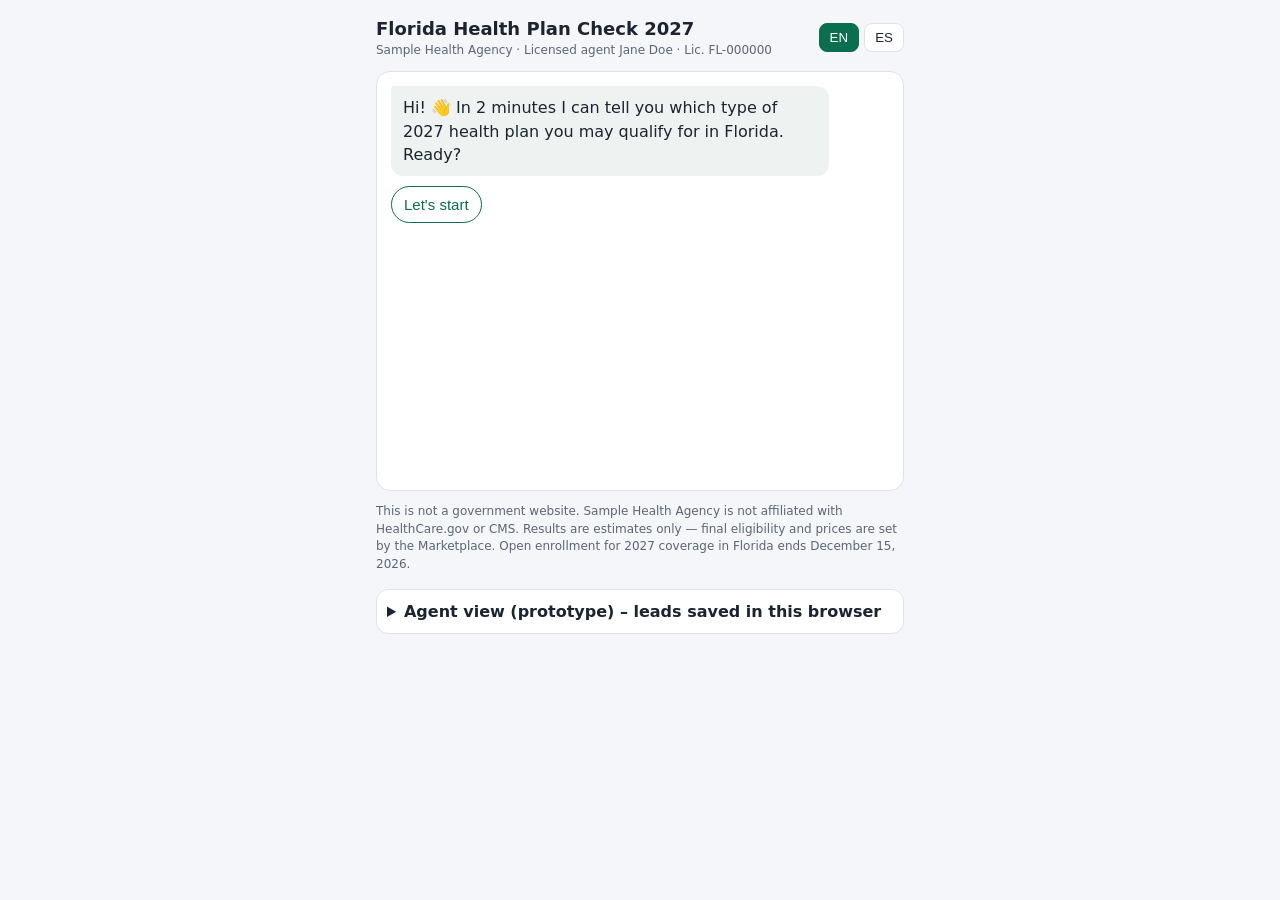
<file: index.html>
<!doctype html>
<html lang="en">
<head>
<meta charset="utf-8">
<meta name="viewport" content="width=device-width, initial-scale=1">
<title>ACA Plan Check – Florida</title>
<style>
  :root{
    --bg:#f4f6f9; --card:#ffffff; --ink:#1b2430; --muted:#5b6675; --line:#dde3ea;
    --brand:#0b6e4f; --brand-ink:#ffffff; --bot:#eef3f1; --user:#0b6e4f; --user-ink:#fff;
    --warn:#8a5a00; --warn-bg:#fff6e0; --err:#b3261e;
  }
  @media (prefers-color-scheme: dark){
    :root:not([data-theme="light"]){
      --bg:#11161c; --card:#1a2129; --ink:#e7ecf1; --muted:#9aa6b2; --line:#2c3640;
      --brand:#2fbf8a; --brand-ink:#0b1410; --bot:#212b33; --user:#2fbf8a; --user-ink:#0b1410;
      --warn:#ffcf70; --warn-bg:#2d2512; --err:#ff8a80;
    }
  }
  *{box-sizing:border-box}
  body{margin:0;background:var(--bg);color:var(--ink);font:16px/1.45 system-ui,-apple-system,Segoe UI,Roboto,sans-serif}
  .wrap{max-width:560px;margin:0 auto;padding:16px}
  header{display:flex;justify-content:space-between;align-items:center;gap:8px;margin-bottom:12px}
  header h1{font-size:18px;margin:0}
  header small{display:block;color:var(--muted);font-size:12px}
  .lang button{border:1px solid var(--line);background:var(--card);color:var(--ink);padding:6px 10px;border-radius:8px;cursor:pointer}
  .lang button[aria-pressed="true"]{background:var(--brand);color:var(--brand-ink);border-color:var(--brand)}
  .chat{background:var(--card);border:1px solid var(--line);border-radius:14px;padding:14px;min-height:420px;display:flex;flex-direction:column;gap:10px}
  .msg{max-width:88%;padding:10px 12px;border-radius:12px;white-space:pre-line}
  .bot{background:var(--bot);align-self:flex-start;border-top-left-radius:4px}
  .user{background:var(--user);color:var(--user-ink);align-self:flex-end;border-top-right-radius:4px}
  .opts{display:flex;flex-wrap:wrap;gap:8px}
  .opts button{border:1px solid var(--brand);color:var(--brand);background:transparent;padding:9px 12px;border-radius:999px;cursor:pointer;font-size:15px}
  .opts button:hover{background:var(--brand);color:var(--brand-ink)}
  form.inline{display:flex;gap:8px;flex-wrap:wrap}
  input,select{font:inherit;padding:9px 10px;border:1px solid var(--line);border-radius:8px;background:var(--card);color:var(--ink);min-width:0}
  form.inline input,form.inline select{flex:1 1 180px}
  .btn{background:var(--brand);color:var(--brand-ink);border:0;padding:10px 14px;border-radius:8px;cursor:pointer;font-weight:600}
  .btn[disabled]{opacity:.5;cursor:not-allowed}
  .err{color:var(--err);font-size:14px}
  .contact{display:grid;gap:8px;width:100%}
  .consent{display:flex;gap:8px;align-items:flex-start;font-size:13px;color:var(--muted);background:var(--warn-bg);padding:10px;border-radius:8px}
  .consent input{margin-top:3px;flex:none}
  .note{font-size:12px;color:var(--muted);margin-top:12px}
  .tag{display:inline-block;padding:2px 8px;border-radius:6px;background:var(--brand);color:var(--brand-ink);font-size:12px;font-weight:700}
  details.admin{margin-top:16px;background:var(--card);border:1px solid var(--line);border-radius:12px;padding:10px}
  details.admin summary{cursor:pointer;font-weight:600}
  .tbl{overflow-x:auto;margin-top:8px}
  table{border-collapse:collapse;font-size:12px;width:100%}
  th,td{border-bottom:1px solid var(--line);padding:6px;text-align:left;white-space:nowrap}
  .hp{position:absolute;left:-9999px;width:1px;height:1px;overflow:hidden}
</style>
</head>
<body>
<div class="wrap">
  <header>
    <div>
      <h1 id="title"></h1>
      <small id="agencyLine"></small>
    </div>
    <div class="lang">
      <button type="button" data-lang="en" aria-pressed="true">EN</button>
      <button type="button" data-lang="es" aria-pressed="false">ES</button>
    </div>
  </header>

  <main class="chat" id="chat" aria-live="polite"></main>

  <p class="note" id="disclaimer"></p>

  <details class="admin" id="admin">
    <summary>Agent view (prototype) – leads saved in this browser</summary>
    <p class="note">Prototype only. In production, leads go to the agent's private Google Sheet (see SETUP.md).</p>
    <button class="btn" type="button" id="dl">Download CSV</button>
    <button class="btn" type="button" id="clr" style="background:var(--err)">Clear test leads</button>
    <div class="tbl"><table id="leadTable"></table></div>
  </details>
</div>

<script>
/* =========================================================
   WHITE-LABEL SETTINGS – each agent who buys the bot edits these
   ========================================================= */
const CONFIG = {
  agencyName:  "Sample Health Agency",       // agent's agency
  agentName:   "Jane Doe",                   // licensed agent
  licenseNo:   "FL-000000",                  // Florida license # (placeholder)
  agentPhone:  "(555) 555-0100",
  bookingUrl:  "https://calendly.com/your-link", // optional
  sheetEndpoint: "",   // Google Apps Script web-app URL. Empty = save in browser only (prototype)
  deadline: { en: "December 15, 2026", es: "15 de diciembre de 2026" }
};

/* 2026 HHS poverty guidelines (48 states + DC) – used for 2027 Marketplace coverage */
const FPL_BASE = 15960, FPL_PER_PERSON = 5680;
const fplFor = n => FPL_BASE + FPL_PER_PERSON * (n - 1);

const T = {
  en: {
    title: "Florida Health Plan Check 2027",
    agency: c => `${c.agencyName} · Licensed agent ${c.agentName} · Lic. ${c.licenseNo}`,
    disclaimer: c => `This is not a government website. ${c.agencyName} is not affiliated with HealthCare.gov or CMS. Results are estimates only — final eligibility and prices are set by the Marketplace. Open enrollment for 2027 coverage in Florida ends ${c.deadline.en}.`,
    hello: "Hi! 👋 In 2 minutes I can tell you which type of 2027 health plan you may qualify for in Florida. Ready?",
    start: "Let's start",
    zip: "What is your Florida ZIP code?",
    zipErr: "Please enter a 5-digit Florida ZIP code (starts with 32, 33 or 34).",
    hh: "How many people are in your tax household (you, spouse, dependents)?",
    income: "What is your estimated total household income for 2027 (per year, before taxes)?",
    incomeErr: "Please enter a yearly amount, numbers only (example: 35000).",
    cov: "Do you have health coverage right now?",
    covOpts: { none:"No coverage", marketplace:"Marketplace / Obamacare", employer:"Through a job", medicaid:"Medicaid", medicare:"Medicare" },
    pri: "What matters most to you in a plan?",
    priOpts: { lowpay:"Lowest monthly payment", lowded:"Low deductible when I'm sick", checkups:"Check-ups & routine care", balance:"A balance of both" },
    contact: "Great! Where can a licensed agent reach you with your options?",
    fname: "First name", phone: "Mobile phone", time: "Best time to call",
    times: { morning:"Morning", afternoon:"Afternoon", evening:"Evening" },
    consent: c => `By checking this box, I agree that ${c.agencyName} and its licensed agent ${c.agentName} may call and text me about health insurance at the number I provided, including with automated technology and prerecorded or artificial (AI) voice. Consent is not a condition of purchase. Message & data rates may apply. Reply STOP to opt out.`,
    send: "Send my info",
    reqErr: "Please fill in your first name, a 10-digit phone number, and check the consent box.",
    thanks: (name, c) => `Thank you, ${name}! ${c.agentName} (licensed agent) will contact you soon.${c.bookingUrl ? `\nPrefer to pick a time? Book here: ${c.bookingUrl}` : ""}\nRemember: the deadline for coverage starting January 1 is ${c.deadline.en}.`,
    you: "You may qualify for:",
    groups: {
      G1: "Group 1 – Possible $0 monthly premium plan",
      G2: "Group 2 – Possible extra savings that lower your deductible (Silver plan with cost-sharing reductions)",
      G3: "Group 3 – Low-cost plan for routine care (all Marketplace plans cover preventive check-ups at $0)",
      G4: "Group 4 – Marketplace plan with a monthly payment and deductible",
      GAP: "Agent review needed",
      REVIEW: "Agent review needed"
    },
    groupNotes: {
      G1: "Many $0-premium plans are Bronze plans with a higher deductible. Your agent will explain the trade-offs.",
      G2: "These savings are only available on Silver plans and depend on your final income.",
      G3: "Preventive care (check-ups, screenings, vaccines) is covered at no cost on every Marketplace plan, even before the deductible.",
      G4: p => p > 400 ? "Your estimated income is above 400% of the poverty level, so you may not get a premium tax credit in 2027. An agent can review your options." : "You may get some help with the monthly premium. An agent can compare Bronze, Silver and Gold plans for you.",
      GAP: "Your estimated income is below the level that qualifies for Marketplace savings in Florida. An agent will review other options (for example, children may qualify for Florida KidCare/Medicaid).",
      REVIEW: "Because you already have job-based coverage, Medicare or Medicaid, an agent needs to review whether a Marketplace plan is right for you."
    },
    estimate: "This is an estimate, not a final eligibility decision."
  },
  es: {
    title: "Revisión de Planes de Salud Florida 2027",
    agency: c => `${c.agencyName} · Agente con licencia ${c.agentName} · Lic. ${c.licenseNo}`,
    disclaimer: c => `Este no es un sitio web del gobierno. ${c.agencyName} no está afiliado a HealthCare.gov ni a CMS. Los resultados son solo estimados — la elegibilidad y los precios finales los determina el Mercado. La inscripción abierta para cobertura 2027 en Florida termina el ${c.deadline.es}.`,
    hello: "¡Hola! 👋 En 2 minutos le digo para qué tipo de plan de salud 2027 podría calificar en Florida. ¿Listo?",
    start: "Comencemos",
    zip: "¿Cuál es su código postal (ZIP) de Florida?",
    zipErr: "Escriba un código postal de Florida de 5 dígitos (empieza con 32, 33 o 34).",
    hh: "¿Cuántas personas hay en su hogar para impuestos (usted, cónyuge, dependientes)?",
    income: "¿Cuál es el ingreso total estimado de su hogar para 2027 (por año, antes de impuestos)?",
    incomeErr: "Escriba una cantidad anual, solo números (ejemplo: 35000).",
    cov: "¿Tiene seguro médico ahora?",
    covOpts: { none:"No tengo seguro", marketplace:"Mercado / Obamacare", employer:"Por mi trabajo", medicaid:"Medicaid", medicare:"Medicare" },
    pri: "¿Qué es lo más importante para usted en un plan?",
    priOpts: { lowpay:"El pago mensual más bajo", lowded:"Deducible bajo cuando me enfermo", checkups:"Chequeos y cuidado de rutina", balance:"Un balance de ambos" },
    contact: "¡Excelente! ¿Dónde puede contactarle un agente con licencia para darle sus opciones?",
    fname: "Nombre", phone: "Teléfono celular", time: "Mejor hora para llamar",
    times: { morning:"Mañana", afternoon:"Tarde", evening:"Noche" },
    consent: c => `Al marcar esta casilla, acepto que ${c.agencyName} y su agente con licencia ${c.agentName} me llamen y envíen mensajes de texto sobre seguros de salud al número que proporcioné, incluso con tecnología automatizada y voz pregrabada o artificial (IA). El consentimiento no es condición de compra. Pueden aplicar tarifas de mensajes y datos. Responda STOP para cancelar.`,
    send: "Enviar mi información",
    reqErr: "Escriba su nombre, un teléfono de 10 dígitos y marque la casilla de consentimiento.",
    thanks: (name, c) => `¡Gracias, ${name}! ${c.agentName} (agente con licencia) le contactará pronto.${c.bookingUrl ? `\n¿Prefiere escoger la hora? Reserve aquí: ${c.bookingUrl}` : ""}\nRecuerde: la fecha límite para cobertura desde el 1 de enero es el ${c.deadline.es}.`,
    you: "Usted podría calificar para:",
    groups: {
      G1: "Grupo 1 – Posible plan con prima mensual de $0",
      G2: "Grupo 2 – Posibles ahorros extra que bajan su deducible (plan Plata con reducción de costos compartidos)",
      G3: "Grupo 3 – Plan económico para cuidado de rutina (todos los planes del Mercado cubren chequeos preventivos a $0)",
      G4: "Grupo 4 – Plan del Mercado con pago mensual y deducible",
      GAP: "Requiere revisión del agente",
      REVIEW: "Requiere revisión del agente"
    },
    groupNotes: {
      G1: "Muchos planes de prima $0 son planes Bronce con deducible más alto. Su agente le explicará las diferencias.",
      G2: "Estos ahorros solo están disponibles en planes Plata y dependen de su ingreso final.",
      G3: "El cuidado preventivo (chequeos, pruebas, vacunas) está cubierto sin costo en todos los planes del Mercado, incluso antes del deducible.",
      G4: p => p > 400 ? "Su ingreso estimado está por encima del 400% del nivel de pobreza, por lo que podría no recibir crédito fiscal en 2027. Un agente puede revisar sus opciones." : "Podría recibir ayuda con la prima mensual. Un agente puede comparar planes Bronce, Plata y Oro para usted.",
      GAP: "Su ingreso estimado está por debajo del nivel que califica para ahorros del Mercado en Florida. Un agente revisará otras opciones (por ejemplo, los niños podrían calificar para Florida KidCare/Medicaid).",
      REVIEW: "Como ya tiene cobertura por trabajo, Medicare o Medicaid, un agente debe revisar si un plan del Mercado es adecuado para usted."
    },
    estimate: "Esto es un estimado, no una decisión final de elegibilidad."
  }
};

/* ---------- Segmentation (Florida = no Medicaid expansion) ---------- */
function classify({ fplPct, coverage, priority }) {
  if (["employer","medicare","medicaid"].includes(coverage)) return "REVIEW";
  if (fplPct < 100) return "GAP";                       // FL coverage gap
  if (priority === "checkups") return "G3";
  if (priority === "lowded" && fplPct <= 250) return "G2";
  if (priority === "lowpay" && fplPct <= 150) return "G1";
  if (fplPct > 250) return "G4";
  return fplPct <= 150 ? "G1" : "G2";                   // "balance" or other
}

/* ---------- State ---------- */
let lang = "en";
let lead = {};
const chat = document.getElementById("chat");
const t = () => T[lang];

function bot(text){ const d=document.createElement("div"); d.className="msg bot"; d.textContent=text; chat.appendChild(d); d.scrollIntoView({block:"end"}); return d; }
function me(text){ const d=document.createElement("div"); d.className="msg user"; d.textContent=text; chat.appendChild(d); }
function clearControls(){ chat.querySelectorAll(".ctl").forEach(n=>n.remove()); }
function options(map, onPick){
  const box=document.createElement("div"); box.className="opts ctl";
  Object.entries(map).forEach(([k,label])=>{
    const b=document.createElement("button"); b.type="button"; b.textContent=label; b.dataset.value=k;
    b.onclick=()=>{ clearControls(); me(label); onPick(k,label); };
    box.appendChild(b);
  });
  chat.appendChild(box);
}
function textInput({type="text", placeholder="", inputmode, validate, errMsg, onOk, name}){
  const f=document.createElement("form"); f.className="inline ctl"; f.noValidate=true;
  const i=document.createElement("input"); i.type=type; i.placeholder=placeholder; i.name=name||"answer";
  if(inputmode) i.inputMode=inputmode;
  const b=document.createElement("button"); b.className="btn"; b.textContent="→"; b.setAttribute("aria-label","Next");
  const e=document.createElement("div"); e.className="err"; e.style.flexBasis="100%";
  f.append(i,b,e);
  f.onsubmit=ev=>{ ev.preventDefault(); const v=i.value.trim(); if(!validate(v)){ e.textContent=errMsg; return; } clearControls(); me(v); onOk(v); };
  chat.appendChild(f); i.focus();
}

function render(){
  document.documentElement.lang = lang;
  document.getElementById("title").textContent = t().title;
  document.getElementById("agencyLine").textContent = t().agency(CONFIG);
  document.getElementById("disclaimer").textContent = t().disclaimer(CONFIG);
  document.querySelectorAll(".lang button").forEach(b=>b.setAttribute("aria-pressed", b.dataset.lang===lang));
}

function start(){
  chat.innerHTML=""; lead={ lang };
  bot(t().hello);
  options({ go: t().start }, askZip);
}
function askZip(){
  bot(t().zip);
  textInput({ inputmode:"numeric", placeholder:"33101", name:"zip",
    validate:v=>/^3[234]\d{3}$/.test(v), errMsg:t().zipErr,
    onOk:v=>{ lead.zip=v; askHH(); } });
}
function askHH(){
  bot(t().hh);
  const m={}; for(let n=1;n<=8;n++) m[n]=String(n)+(n===8?"+":"");
  options(m, k=>{ lead.household=Number(k); askIncome(); });
}
function askIncome(){
  bot(t().income);
  textInput({ inputmode:"numeric", placeholder:"35000", name:"income",
    validate:v=>{ const n=Number(v.replace(/[$,\s]/g,"")); return Number.isFinite(n) && n>=0 && n<10000000; },
    errMsg:t().incomeErr,
    onOk:v=>{ lead.income=Number(v.replace(/[$,\s]/g,"")); lead.fplPct=Math.round(lead.income/fplFor(lead.household)*100); askCoverage(); } });
}
function askCoverage(){ bot(t().cov); options(t().covOpts, k=>{ lead.coverage=k; askPriority(); }); }
function askPriority(){ bot(t().pri); options(t().priOpts, k=>{ lead.priority=k; askContact(); }); }

function askContact(){
  bot(t().contact);
  const f=document.createElement("form"); f.className="contact ctl"; f.noValidate=true;
  f.innerHTML = `
    <input name="fname" autocomplete="given-name" placeholder="${t().fname}">
    <input name="phone" type="tel" autocomplete="tel" inputmode="tel" placeholder="${t().phone}">
    <select name="time" aria-label="${t().time}">
      ${Object.entries(t().times).map(([k,v])=>`<option value="${k}">${t().time}: ${v}</option>`).join("")}
    </select>
    <div class="hp" aria-hidden="true"><label>Website<input name="website" tabindex="-1" autocomplete="off"></label></div>
    <label class="consent"><input type="checkbox" name="consent"><span></span></label>
    <button class="btn" type="submit">${t().send}</button>
    <div class="err"></div>`;
  const consentText = t().consent(CONFIG);
  f.querySelector(".consent span").textContent = consentText;
  f.onsubmit = async ev => {
    ev.preventDefault();
    const fd=new FormData(f);
    const name=(fd.get("fname")||"").toString().trim();
    const phone=(fd.get("phone")||"").toString().replace(/\D/g,"").replace(/^1(?=\d{10}$)/,"");
    const ok = name.length>0 && phone.length===10 && fd.get("consent");
    if(!ok){ f.querySelector(".err").textContent=t().reqErr; return; }
    if(fd.get("website")) return;               // honeypot: bots fill hidden field
    const now=new Date().toISOString();
    Object.assign(lead,{
      id: crypto.randomUUID ? crypto.randomUUID() : String(Date.now()),
      createdAt: now, firstName:name, phone, bestTime:fd.get("time"),
      consent:true, consentAt:now, consentText, pageUrl:location.href, userAgent:navigator.userAgent
    });
    lead.group = classify(lead);
    clearControls(); me(`${name} · ${phone}`);
    await saveLead(lead);
    showResult();
  };
  chat.appendChild(f);
}

function showResult(){
  const g=lead.group, notes=t().groupNotes[g];
  const d=bot(""); d.innerHTML="";
  const p1=document.createElement("div"); p1.textContent=t().you;
  const tag=document.createElement("div"); tag.className="tag"; tag.textContent=t().groups[g]; tag.dataset.group=g; tag.id="resultGroup";
  const p2=document.createElement("div"); p2.style.marginTop="6px"; p2.textContent= typeof notes==="function" ? notes(lead.fplPct) : notes;
  const p3=document.createElement("div"); p3.style.cssText="margin-top:6px;font-size:13px;opacity:.8"; p3.textContent=t().estimate;
  d.append(p1,tag,p2,p3);
  bot(t().thanks(lead.firstName, CONFIG));
  renderTable();
}

/* ---------- Saving ---------- */
const KEY="aca_leads_v1";
function getLeads(){ try{ return JSON.parse(localStorage.getItem(KEY)||"[]"); }catch{ return []; } }
async function saveLead(l){
  try{ const all=getLeads(); all.push(l); localStorage.setItem(KEY, JSON.stringify(all)); }catch{}
  if(CONFIG.sheetEndpoint){
    try{
      // text/plain avoids a CORS preflight; Apps Script reads e.postData.contents
      await fetch(CONFIG.sheetEndpoint,{ method:"POST", mode:"no-cors", headers:{ "Content-Type":"text/plain;charset=utf-8" }, body:JSON.stringify(l) });
    }catch(e){ console.warn("Sheet save failed", e); }
  }
}
const COLS=["createdAt","group","firstName","phone","bestTime","zip","household","income","fplPct","coverage","priority","lang","consent","consentAt","consentText"];
function renderTable(){
  const rows=getLeads(), tb=document.getElementById("leadTable");
  tb.innerHTML = `<tr>${COLS.map(c=>`<th>${c}</th>`).join("")}</tr>` +
    rows.map(r=>`<tr>${COLS.map(c=>`<td>${String(r[c]??"").replace(/[<>&]/g,s=>({"<":"&lt;",">":"&gt;","&":"&amp;"}[s])).slice(0,60)}</td>`).join("")}</tr>`).join("");
}
document.getElementById("dl").onclick=()=>{
  const esc=v=>`"${String(v??"").replace(/"/g,'""')}"`;
  const csv=[COLS.join(","), ...getLeads().map(r=>COLS.map(c=>esc(r[c])).join(","))].join("\n");
  const a=document.createElement("a"); a.href=URL.createObjectURL(new Blob([csv],{type:"text/csv"})); a.download="aca-leads.csv"; a.click();
};
document.getElementById("clr").onclick=()=>{ try{ localStorage.removeItem(KEY); }catch{} renderTable(); };

document.querySelectorAll(".lang button").forEach(b=>b.onclick=()=>{ lang=b.dataset.lang; render(); start(); });
render(); start(); renderTable();
</script>
</body>
</html>
</file>
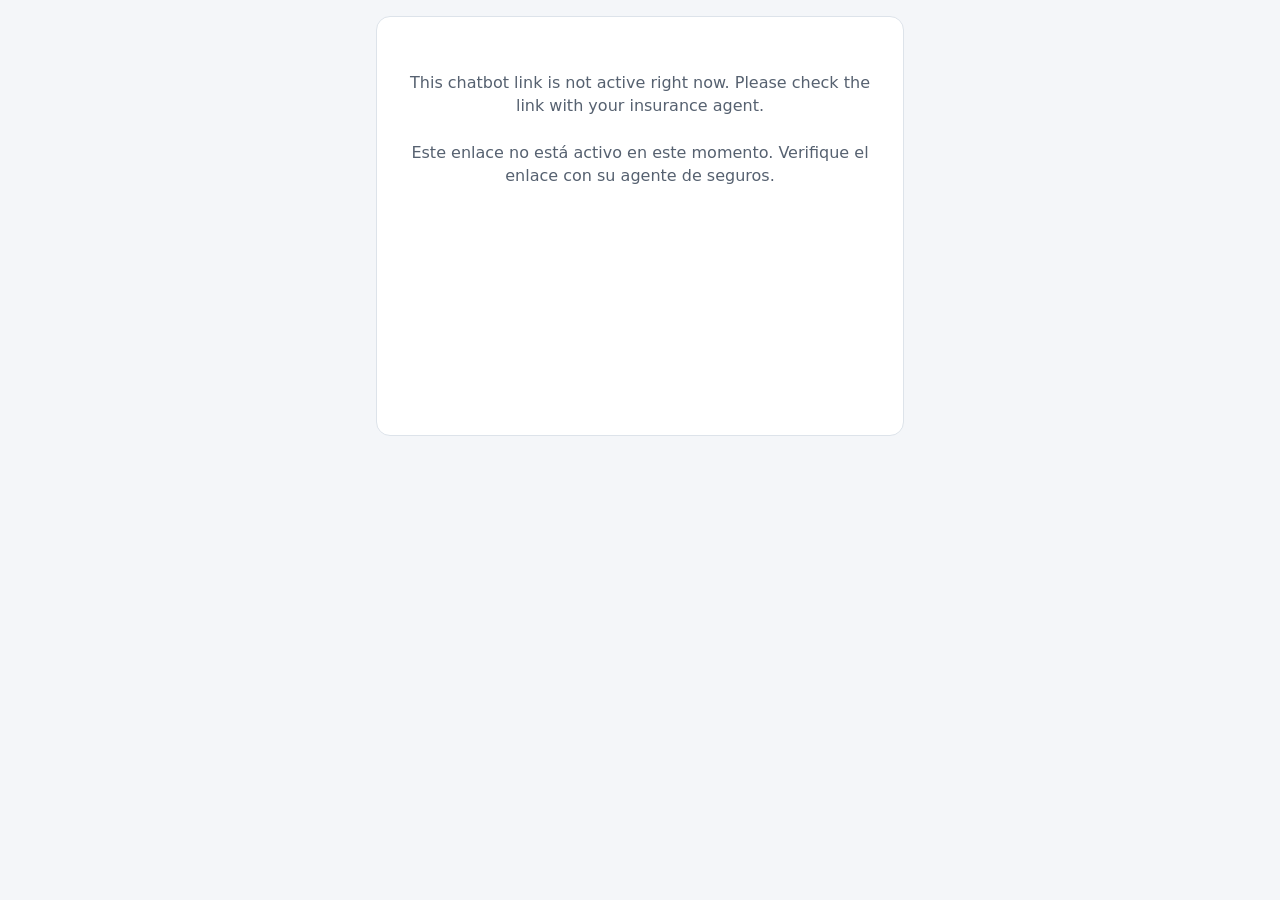
<file: app/chat.html>
<!doctype html>
<html lang="en">
<head>
<meta charset="utf-8">
<meta name="viewport" content="width=device-width, initial-scale=1">
<title>Florida Health Plan Check 2027</title>
<script src="vendor/supabase-2.49.4.js"></script>
<script src="config.js"></script>
<style>
  :root{
    --bg:#f4f6f9; --card:#ffffff; --ink:#1b2430; --muted:#566170; --line:#dde3ea;
    --brand:#0b6e4f; --brand-ink:#ffffff; --bot:#eef3f1; --user:#0b6e4f; --user-ink:#fff;
    --warn:#8a5a00; --warn-bg:#fff6e0; --err:#b3261e;
  }
  @media (prefers-color-scheme: dark){ :root{
    --bg:#11161c; --card:#1a2129; --ink:#e7ecf1; --muted:#9aa6b2; --line:#2c3640;
    --brand:#2fbf8a; --brand-ink:#0b1410; --bot:#212b33; --user:#2fbf8a; --user-ink:#0b1410;
    --warn:#ffcf70; --warn-bg:#2d2512; --err:#ff8a80; color-scheme:dark } }
  *{box-sizing:border-box}
  [hidden]{display:none!important}
  body{margin:0;background:var(--bg);color:var(--ink);font:16px/1.45 system-ui,-apple-system,"Segoe UI",Roboto,sans-serif}
  .wrap{max-width:560px;margin:0 auto;padding:16px}
  header{display:flex;justify-content:space-between;align-items:center;gap:10px;margin-bottom:12px}
  .agent{display:flex;gap:10px;align-items:center;min-width:0}
  .agent img,.agent .ini{width:52px;height:52px;border-radius:50%;object-fit:cover;flex:none;border:2px solid var(--brand)}
  .agent .ini{display:grid;place-items:center;background:var(--brand);color:var(--brand-ink);font-weight:700}
  header h1{font-size:17px;margin:0}
  header small{display:block;color:var(--muted);font-size:12px}
  .lang{display:flex;gap:4px;flex:none}
  .lang button{border:1px solid var(--line);background:var(--card);color:var(--ink);padding:6px 10px;border-radius:8px;cursor:pointer}
  .lang button[aria-pressed="true"]{background:var(--brand);color:var(--brand-ink);border-color:var(--brand)}
  .chat{background:var(--card);border:1px solid var(--line);border-radius:14px;padding:14px;min-height:420px;display:flex;flex-direction:column;gap:10px}
  .msg{max-width:88%;padding:10px 12px;border-radius:12px;white-space:pre-line}
  .bot{background:var(--bot);align-self:flex-start;border-top-left-radius:4px}
  .user{background:var(--user);color:var(--user-ink);align-self:flex-end;border-top-right-radius:4px}
  .opts{display:flex;flex-wrap:wrap;gap:8px}
  .opts button{border:1px solid var(--brand);color:var(--brand);background:transparent;padding:9px 12px;border-radius:999px;cursor:pointer;font-size:15px}
  .opts button:hover{background:var(--brand);color:var(--brand-ink)}
  form.inline{display:flex;gap:8px;flex-wrap:wrap}
  input,select{font:inherit;padding:9px 10px;border:1px solid var(--line);border-radius:8px;background:var(--card);color:var(--ink);min-width:0}
  form.inline input{flex:1 1 180px}
  .btn{background:var(--brand);color:var(--brand-ink);border:0;padding:10px 14px;border-radius:8px;cursor:pointer;font-weight:600}
  .btn[disabled]{opacity:.5;cursor:wait}
  button:focus-visible,input:focus-visible,select:focus-visible{outline:2px solid var(--brand);outline-offset:2px}
  .err{color:var(--err);font-size:14px}
  .contact{display:grid;gap:8px;width:100%}
  .consent{display:flex;gap:8px;align-items:flex-start;font-size:13px;color:var(--muted);background:var(--warn-bg);padding:10px;border-radius:8px}
  .consent input{margin-top:3px;flex:none}
  .note{font-size:12px;color:var(--muted);margin-top:12px}
  .tag{display:inline-block;padding:2px 8px;border-radius:6px;background:var(--brand);color:var(--brand-ink);font-size:12px;font-weight:700}
  .hp{position:absolute;left:-9999px;width:1px;height:1px;overflow:hidden}
  .center{text-align:center;padding:40px 16px;color:var(--muted)}
</style>
</head>
<body>
<div class="wrap">
  <header id="hdr" hidden>
    <div class="agent">
      <span id="agentPic"></span>
      <div style="min-width:0"><h1 id="title"></h1><small id="agentLine"></small></div>
    </div>
    <div class="lang">
      <button type="button" data-lang="en" aria-pressed="true">EN</button>
      <button type="button" data-lang="es" aria-pressed="false">ES</button>
    </div>
  </header>
  <main class="chat" id="chat" aria-live="polite"><div class="center" id="loading">Loading…</div></main>
  <p class="note" id="disclaimer"></p>
</div>

<script>
const C = window.APP_CONFIG;
const sb = window.supabase.createClient(C.supabaseUrl, C.supabaseKey, { auth: { persistSession:false } });
const FPL_BASE = 15960, FPL_PER_PERSON = 5680;   // 2026 HHS guidelines, used for 2027 coverage
const fplFor = n => FPL_BASE + FPL_PER_PERSON * (n - 1);
const fmtPhone = p => p && p.length===10 ? `(${p.slice(0,3)}) ${p.slice(3,6)}-${p.slice(6)}` : (p||"");
let AGENT = null, lang = "en", lead = {}, slug = new URLSearchParams(location.search).get("agent") || "";

const T = {
  en: {
    title: "Florida Health Plan Check 2027",
    agentLine: a => `${a.full_name} · Licensed agent · Lic. ${a.license_no}${a.phone ? " · " + fmtPhone(a.phone) : ""}`,
    disclaimer: a => `This is not a government website. ${a.full_name} is a licensed insurance agent and is not affiliated with HealthCare.gov or CMS. Results are estimates only. Final eligibility and prices are set by the Marketplace. Open enrollment for 2027 coverage in Florida ends ${C.deadline.en}.`,
    hello: a => `Hi! 👋 I'm the assistant for ${a.full_name}, a licensed health insurance agent. In 2 minutes I can tell you which type of 2027 health plan you may qualify for in Florida. Ready?`,
    start: "Let's start",
    zip: "What is your Florida ZIP code?",
    zipErr: "Please enter a 5-digit Florida ZIP code (starts with 32, 33 or 34).",
    hh: "How many people are in your tax household (you, spouse, dependents)?",
    income: "What is your estimated total household income for 2027 (per year, before taxes)?",
    incomeErr: "Please enter a yearly amount, numbers only (example: 35000).",
    cov: "Do you have health coverage right now?",
    covOpts: { none:"No coverage", marketplace:"Marketplace / Obamacare", employer:"Through a job", medicaid:"Medicaid", medicare:"Medicare" },
    pri: "What matters most to you in a plan?",
    priOpts: { lowpay:"Lowest monthly payment", lowded:"Low deductible when I'm sick", checkups:"Check-ups & routine care", balance:"A balance of both" },
    contact: a => `Great! Where can ${a.full_name} reach you with your options?`,
    fname: "First name", phone: "Mobile phone", time: "Best time to call",
    times: { morning:"Morning", afternoon:"Afternoon", evening:"Evening" },
    consent: a => `By checking this box, I agree that ${a.full_name}, a licensed insurance agent (Lic. ${a.license_no}), may call and text me about health insurance at the number I provided, including with automated technology and prerecorded or artificial (AI) voice. Consent is not a condition of purchase. Message & data rates may apply. Reply STOP to opt out.`,
    send: "Send my info",
    reqErr: "Please fill in your first name, a 10-digit phone number, and check the consent box.",
    sendErr: a => `Sorry, your information could not be sent. Please try again${a.phone ? ` or call ${fmtPhone(a.phone)}` : ""}.`,
    thanks: (name, a) => `Thank you, ${name}! ${a.full_name} will contact you soon.${a.booking_url ? `\nPrefer to pick a time? Book here: ${a.booking_url}` : ""}\nRemember: the deadline for coverage starting January 1 is ${C.deadline.en}.`,
    dup: "We already have your information from today. You don't need to send it again.",
    you: "You may qualify for:",
    groups: { G1:"Group 1 – Possible $0 monthly premium plan", G2:"Group 2 – Possible extra savings that lower your deductible (Silver plan with cost-sharing reductions)", G3:"Group 3 – Low-cost plan for routine care (all Marketplace plans cover preventive check-ups at $0)", G4:"Group 4 – Marketplace plan with a monthly payment and deductible", GAP:"Agent review needed", REVIEW:"Agent review needed" },
    groupNotes: { G1:"Many $0-premium plans are Bronze plans with a higher deductible. Your agent will explain the trade-offs.", G2:"These savings are only available on Silver plans and depend on your final income.", G3:"Preventive care (check-ups, screenings, vaccines) is covered at no cost on every Marketplace plan, even before the deductible.", G4:p=>p>400?"Your estimated income is above 400% of the poverty level, so you may not get a premium tax credit in 2027. Your agent can review your options.":"You may get some help with the monthly premium. Your agent can compare Bronze, Silver and Gold plans for you.", GAP:"Your estimated income is below the level that qualifies for Marketplace savings in Florida. Your agent will review other options (for example, children may qualify for Florida KidCare/Medicaid).", REVIEW:"Because you already have job-based coverage, Medicare or Medicaid, your agent needs to review whether a Marketplace plan is right for you." },
    estimate: "This is an estimate, not a final eligibility decision.",
    unavailable: "This chatbot link is not active right now. Please check the link with your insurance agent."
  },
  es: {
    title: "Revisión de Planes de Salud Florida 2027",
    agentLine: a => `${a.full_name} · Agente con licencia · Lic. ${a.license_no}${a.phone ? " · " + fmtPhone(a.phone) : ""}`,
    disclaimer: a => `Este no es un sitio web del gobierno. ${a.full_name} es agente de seguros con licencia y no está afiliado a HealthCare.gov ni a CMS. Los resultados son solo estimados. La elegibilidad y los precios finales los determina el Mercado. La inscripción abierta para cobertura 2027 en Florida termina el ${C.deadline.es}.`,
    hello: a => `¡Hola! 👋 Soy el asistente de ${a.full_name}, agente de seguros de salud con licencia. En 2 minutos le digo para qué tipo de plan de salud 2027 podría calificar en Florida. ¿Listo?`,
    start: "Comencemos",
    zip: "¿Cuál es su código postal (ZIP) de Florida?",
    zipErr: "Escriba un código postal de Florida de 5 dígitos (empieza con 32, 33 o 34).",
    hh: "¿Cuántas personas hay en su hogar para impuestos (usted, cónyuge, dependientes)?",
    income: "¿Cuál es el ingreso total estimado de su hogar para 2027 (por año, antes de impuestos)?",
    incomeErr: "Escriba una cantidad anual, solo números (ejemplo: 35000).",
    cov: "¿Tiene seguro médico ahora?",
    covOpts: { none:"No tengo seguro", marketplace:"Mercado / Obamacare", employer:"Por mi trabajo", medicaid:"Medicaid", medicare:"Medicare" },
    pri: "¿Qué es lo más importante para usted en un plan?",
    priOpts: { lowpay:"El pago mensual más bajo", lowded:"Deducible bajo cuando me enfermo", checkups:"Chequeos y cuidado de rutina", balance:"Un balance de ambos" },
    contact: a => `¡Excelente! ¿Dónde puede contactarle ${a.full_name} para darle sus opciones?`,
    fname: "Nombre", phone: "Teléfono celular", time: "Mejor hora para llamar",
    times: { morning:"Mañana", afternoon:"Tarde", evening:"Noche" },
    consent: a => `Al marcar esta casilla, acepto que ${a.full_name}, agente de seguros con licencia (Lic. ${a.license_no}), me llame y envíe mensajes de texto sobre seguros de salud al número que proporcioné, incluso con tecnología automatizada y voz pregrabada o artificial (IA). El consentimiento no es condición de compra. Pueden aplicar tarifas de mensajes y datos. Responda STOP para cancelar.`,
    send: "Enviar mi información",
    reqErr: "Escriba su nombre, un teléfono de 10 dígitos y marque la casilla de consentimiento.",
    sendErr: a => `Lo sentimos, no se pudo enviar su información. Intente de nuevo${a.phone ? ` o llame al ${fmtPhone(a.phone)}` : ""}.`,
    thanks: (name, a) => `¡Gracias, ${name}! ${a.full_name} le contactará pronto.${a.booking_url ? `\n¿Prefiere escoger la hora? Reserve aquí: ${a.booking_url}` : ""}\nRecuerde: la fecha límite para cobertura desde el 1 de enero es el ${C.deadline.es}.`,
    dup: "Ya tenemos su información de hoy. No necesita enviarla otra vez.",
    you: "Usted podría calificar para:",
    groups: { G1:"Grupo 1 – Posible plan con prima mensual de $0", G2:"Grupo 2 – Posibles ahorros extra que bajan su deducible (plan Plata con reducción de costos compartidos)", G3:"Grupo 3 – Plan económico para cuidado de rutina (todos los planes del Mercado cubren chequeos preventivos a $0)", G4:"Grupo 4 – Plan del Mercado con pago mensual y deducible", GAP:"Requiere revisión del agente", REVIEW:"Requiere revisión del agente" },
    groupNotes: { G1:"Muchos planes de prima $0 son planes Bronce con deducible más alto. Su agente le explicará las diferencias.", G2:"Estos ahorros solo están disponibles en planes Plata y dependen de su ingreso final.", G3:"El cuidado preventivo (chequeos, pruebas, vacunas) está cubierto sin costo en todos los planes del Mercado, incluso antes del deducible.", G4:p=>p>400?"Su ingreso estimado está por encima del 400% del nivel de pobreza, por lo que podría no recibir crédito fiscal en 2027. Su agente puede revisar sus opciones.":"Podría recibir ayuda con la prima mensual. Su agente puede comparar planes Bronce, Plata y Oro para usted.", GAP:"Su ingreso estimado está por debajo del nivel que califica para ahorros del Mercado en Florida. Su agente revisará otras opciones (por ejemplo, los niños podrían calificar para Florida KidCare/Medicaid).", REVIEW:"Como ya tiene cobertura por trabajo, Medicare o Medicaid, su agente debe revisar si un plan del Mercado es adecuado para usted." },
    estimate: "Esto es un estimado, no una decisión final de elegibilidad.",
    unavailable: "Este enlace no está activo en este momento. Verifique el enlace con su agente de seguros."
  }
};
const t = () => T[lang];
const chat = document.getElementById("chat");

function bot(text){ const d=document.createElement("div"); d.className="msg bot"; d.textContent=text; chat.appendChild(d); d.scrollIntoView({block:"end"}); return d; }
function me(text){ const d=document.createElement("div"); d.className="msg user"; d.textContent=text; chat.appendChild(d); }
function clearControls(){ chat.querySelectorAll(".ctl").forEach(n=>n.remove()); }
function options(map, onPick){
  const box=document.createElement("div"); box.className="opts ctl";
  Object.entries(map).forEach(([k,label])=>{ const b=document.createElement("button"); b.type="button"; b.textContent=label; b.dataset.value=k;
    b.onclick=()=>{ clearControls(); me(label); onPick(k); }; box.appendChild(b); });
  chat.appendChild(box);
}
function textInput({placeholder, inputmode, validate, errMsg, onOk, name}){
  const f=document.createElement("form"); f.className="inline ctl"; f.noValidate=true;
  const i=document.createElement("input"); i.placeholder=placeholder; i.name=name; i.inputMode=inputmode; i.setAttribute("aria-label", placeholder);
  const b=document.createElement("button"); b.className="btn"; b.textContent="→"; b.setAttribute("aria-label","Next");
  const e=document.createElement("div"); e.className="err"; e.style.flexBasis="100%";
  f.append(i,b,e);
  f.onsubmit=ev=>{ ev.preventDefault(); const v=i.value.trim(); if(!validate(v)){ e.textContent=errMsg; return; } clearControls(); me(v); onOk(v); };
  chat.appendChild(f); i.focus();
}

function photoUrl(path){ return path ? sb.storage.from(C.photoBucket).getPublicUrl(path).data.publicUrl : ""; }
function render(){
  document.documentElement.lang = lang;
  document.title = t().title;
  document.getElementById("title").textContent = t().title;
  document.getElementById("agentLine").textContent = t().agentLine(AGENT);
  document.getElementById("disclaimer").textContent = t().disclaimer(AGENT);
  document.querySelectorAll(".lang button").forEach(b=>b.setAttribute("aria-pressed", b.dataset.lang===lang));
}

function start(){
  chat.innerHTML=""; lead={ lang };
  bot(t().hello(AGENT));
  options({ go: t().start }, askZip);
}
function askZip(){ bot(t().zip); textInput({ name:"zip", inputmode:"numeric", placeholder:"33101", validate:v=>/^3[234]\d{3}$/.test(v), errMsg:t().zipErr, onOk:v=>{ lead.zip=v; askHH(); } }); }
function askHH(){ bot(t().hh); const m={}; for(let n=1;n<=8;n++) m[n]=n===8?"8+":String(n); options(m, k=>{ lead.household=Number(k); askIncome(); }); }
function askIncome(){
  bot(t().income);
  textInput({ name:"income", inputmode:"numeric", placeholder:"35000",
    validate:v=>{ const n=Number(v.replace(/[$,\s]/g,"")); return v!=="" && Number.isFinite(n) && n>=0 && n<10000000; }, errMsg:t().incomeErr,
    onOk:v=>{ lead.income=Number(v.replace(/[$,\s]/g,"")); lead.fplPct=Math.round(lead.income/fplFor(lead.household)*100); askCoverage(); } });
}
function askCoverage(){ bot(t().cov); options(t().covOpts, k=>{ lead.coverage=k; askPriority(); }); }
function askPriority(){ bot(t().pri); options(t().priOpts, k=>{ lead.priority=k; askContact(); }); }

function askContact(){
  bot(t().contact(AGENT));
  const f=document.createElement("form"); f.className="contact ctl"; f.noValidate=true;
  f.innerHTML = `
    <input name="fname" autocomplete="given-name">
    <input name="phone" type="tel" autocomplete="tel" inputmode="tel">
    <select name="time"></select>
    <div class="hp" aria-hidden="true"><label>Website<input name="website" tabindex="-1" autocomplete="off"></label></div>
    <label class="consent"><input type="checkbox" name="consent"><span></span></label>
    <button class="btn" type="submit"></button>
    <div class="err"></div>`;
  f.fname.placeholder=t().fname; f.fname.setAttribute("aria-label",t().fname);
  f.phone.placeholder=t().phone; f.phone.setAttribute("aria-label",t().phone);
  f.time.setAttribute("aria-label",t().time);
  Object.entries(t().times).forEach(([k,v])=>{ const o=document.createElement("option"); o.value=k; o.textContent=`${t().time}: ${v}`; f.time.appendChild(o); });
  const consentText=t().consent(AGENT);
  f.querySelector(".consent span").textContent=consentText;
  const btn=f.querySelector("button[type=submit]"); btn.textContent=t().send;
  f.onsubmit = async ev => {
    ev.preventDefault();
    const err=f.querySelector(".err");
    const name=f.fname.value.trim();
    const phone=f.phone.value.replace(/\D/g,"").replace(/^1(?=\d{10}$)/,"");
    if(!name || phone.length!==10 || !f.consent.checked){ err.textContent=t().reqErr; return; }
    if(f.website.value) return;                       // honeypot
    btn.disabled=true; err.textContent="";
    const payload={ ...lead, agent:slug, firstName:name.slice(0,60), phone, bestTime:f.time.value, consent:true,
      consentText, pageUrl:location.href.slice(0,500), userAgent:navigator.userAgent.slice(0,500) };
    const { data, error } = await sb.rpc("submit_lead", { p: payload });
    if(error || !data || !["ok","duplicate"].includes(data.status)){ btn.disabled=false; err.textContent=t().sendErr(AGENT); return; }
    clearControls(); me(`${name} · ${fmtPhone(phone)}`);
    showResult(data.group, name, data.status==="duplicate");
  };
  chat.appendChild(f);
}

function showResult(g, name, dup){
  const notes=t().groupNotes[g];
  const d=bot("");
  const p1=document.createElement("div"); p1.textContent=t().you;
  const tag=document.createElement("div"); tag.className="tag"; tag.id="resultGroup"; tag.dataset.group=g; tag.textContent=t().groups[g];
  const p2=document.createElement("div"); p2.style.marginTop="6px"; p2.textContent= typeof notes==="function" ? notes(lead.fplPct) : notes;
  const p3=document.createElement("div"); p3.style.cssText="margin-top:6px;font-size:13px;opacity:.8"; p3.textContent=t().estimate;
  d.append(p1,tag,p2,p3);
  bot(dup ? t().dup : t().thanks(name, AGENT));
}

async function boot(){
  const { data, error } = slug ? await sb.rpc("get_public_agent", { p_slug: slug }) : { data: [] };
  document.getElementById("loading").remove();
  if(error || !data || !data.length){ const d=document.createElement("div"); d.className="center"; d.id="unavailable"; d.textContent=T.en.unavailable+"\n\n"+T.es.unavailable; d.style.whiteSpace="pre-line"; chat.appendChild(d); return; }
  AGENT=data[0];
  const pic=document.getElementById("agentPic");
  if(AGENT.photo_path){ const img=document.createElement("img"); img.alt=AGENT.full_name; img.src=photoUrl(AGENT.photo_path); pic.appendChild(img); }
  else { const s=document.createElement("span"); s.className="ini"; s.textContent=AGENT.full_name.split(/\s+/).map(w=>w[0]).join("").slice(0,2).toUpperCase(); pic.appendChild(s); }
  document.getElementById("hdr").hidden=false;
  document.querySelectorAll(".lang button").forEach(b=>b.onclick=()=>{ lang=b.dataset.lang; render(); start(); });
  render(); start();
}
boot();
</script>
</body>
</html>
</file>
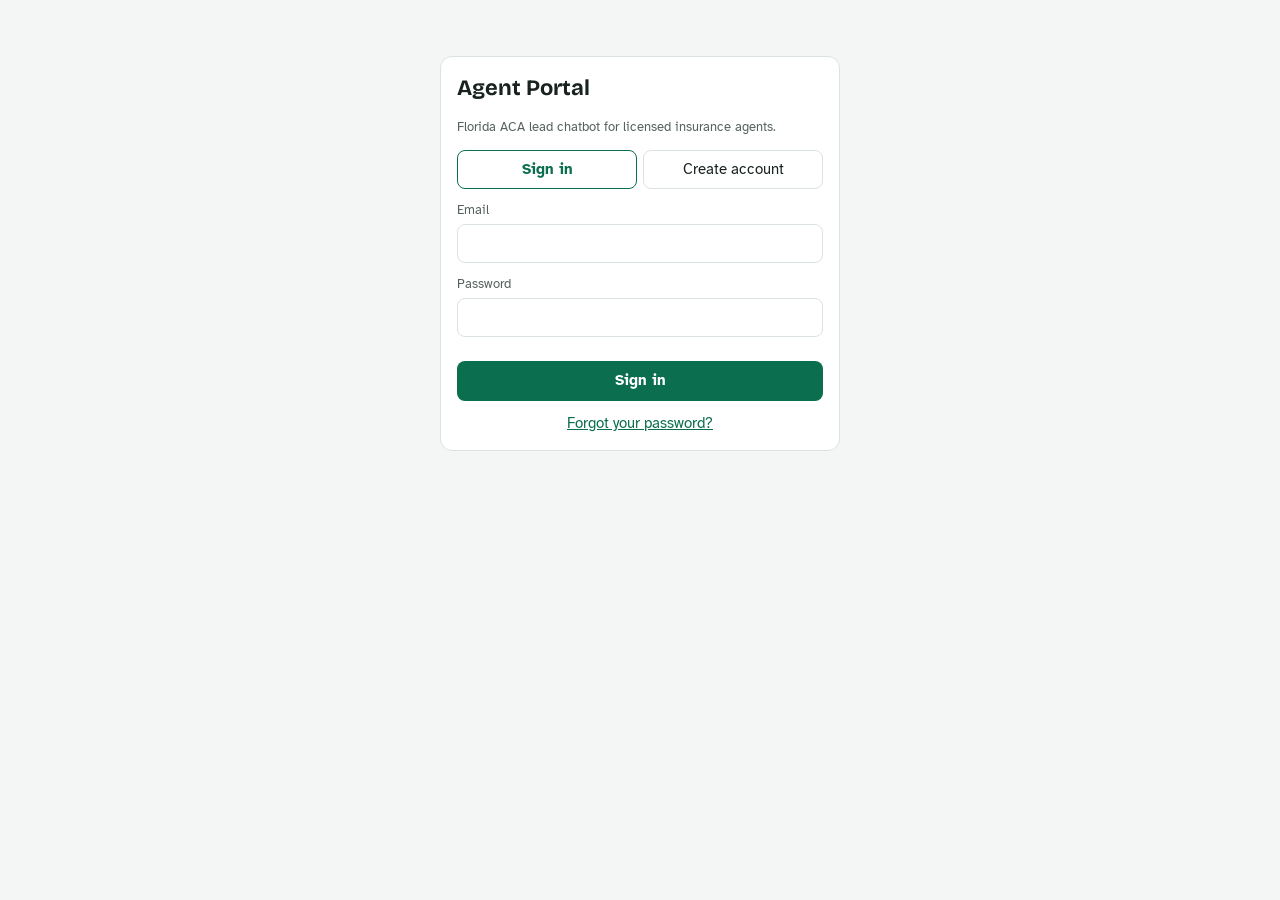
<file: app/portal.html>
<!doctype html>
<html lang="en">
<head>
<meta charset="utf-8">
<meta name="viewport" content="width=device-width, initial-scale=1">
<title>Lead Bot Agent Portal</title>
<link rel="stylesheet" href="https://fonts.googleapis.com/css2?family=Atkinson+Hyperlegible:wght@400;700&family=Bricolage+Grotesque:wght@600;700&display=swap">
<link rel="stylesheet" href="portal.css">
<script src="vendor/supabase-2.49.4.js"></script>
<script src="vendor/qrcode-1.0.0.js"></script>
<script src="config.js"></script>
</head>
<body>
<div class="wrap">

  <!-- ============ SIGN IN / SIGN UP ============ -->
  <section id="authView" class="login card" hidden>
    <h1>Agent Portal</h1>
    <p class="muted small">Florida ACA lead chatbot for licensed insurance agents.</p>
    <div class="authTabs" role="tablist">
      <button type="button" id="modeIn" aria-pressed="true">Sign in</button>
      <button type="button" id="modeUp" aria-pressed="false">Create account</button>
    </div>
    <form id="authForm" novalidate>
      <label id="nameWrap" hidden>Full name <input id="fullName" autocomplete="name"></label>
      <label>Email <input id="email" type="email" autocomplete="username"></label>
      <label>Password <input id="password" type="password" autocomplete="current-password"></label>
      <div class="small" id="authMsg" role="status"></div>
      <button class="btn" type="submit" id="authBtn">Sign in</button>
      <button class="linkish small" type="button" id="forgot">Forgot your password?</button>
    </form>
  </section>

  <!-- 2-step code at sign-in -->
  <section id="mfaView" class="login card" hidden>
    <h1>Enter your 6-digit code</h1>
    <p class="muted small">Open your authenticator app (Google Authenticator, Microsoft Authenticator, Authy) and type the code for Lead Bot.</p>
    <form id="mfaForm" class="stack" novalidate>
      <label>6-digit code <input id="mfaCode" inputmode="numeric" autocomplete="one-time-code" maxlength="6"></label>
      <div class="small" id="mfaMsg" role="status"></div>
      <button class="btn" type="submit">Verify</button>
      <button class="btn ghost" type="button" id="mfaCancel">Sign out</button>
    </form>
  </section>

  <!-- New password after a reset link -->
  <section id="resetView" class="login card" hidden>
    <h1>Choose a new password</h1>
    <form id="resetForm" class="stack" novalidate>
      <label>New password (at least 10 characters) <input id="newPw" type="password" autocomplete="new-password"></label>
      <div class="small" id="resetMsg" role="status"></div>
      <button class="btn" type="submit">Save new password</button>
    </form>
  </section>

  <!-- ============ APP ============ -->
  <section id="appView" hidden>
    <div class="top">
      <div class="who"><div class="avatar" id="avatar"></div><div><div class="role" id="roleLabel"></div><h1 id="whoName"></h1></div></div>
      <div class="row"><button class="btn ghost" type="button" id="refresh">Refresh</button><button class="btn ghost" type="button" id="logout">Sign out</button></div>
    </div>
    <div class="setupbar" id="setupBar" hidden><span id="setupBarText"></span> <button class="linkish" type="button" id="setupBarGo">Finish setup →</button></div>
    <div class="banner" id="pendingBanner" hidden>Your account is waiting for approval. Complete your profile (phone and Florida license #). Your chatbot link goes live once the admin approves you.</div>
    <nav class="tabs" role="tablist" id="tabs"></nav>

    <!-- LEADS -->
    <div id="tab-leads" class="stack" role="tabpanel" hidden>
      <div class="chips" id="groupChips"></div>
      <div class="row">
        <label style="flex:1 1 200px">Search name or phone <input id="search" placeholder="e.g. Rosa or 305"></label>
        <label style="flex:0 1 180px">Status
          <select id="statusFilter"><option value="">All statuses</option><option value="new">New</option><option value="called">Called</option><option value="enrolled">Enrolled</option><option value="lost">Not interested</option></select>
        </label>
        <div class="row" style="align-self:flex-end"><button class="btn ghost" type="button" id="csv">Download CSV</button></div>
      </div>
      <div class="tbl"><table id="leadTable"></table></div>
      <p class="small muted">Group is an estimate from the chatbot answers. Confirm eligibility on HealthCare.gov before recommending a plan.</p>
    </div>

    <!-- CHATBOT -->
    <div id="tab-bot" class="grid2" role="tabpanel" hidden>
      <div class="card stack">
        <h2>My chatbot link</h2>
        <p class="muted small">Put this link in your Facebook ads, Instagram bio, WhatsApp status and text messages. Every lead from it comes only to you.</p>
        <div class="linkbox"><input id="botLink" readonly aria-label="Chatbot link"><button class="btn" type="button" id="copyLink">Copy link</button></div>
        <a id="openBot" target="_blank" rel="noopener">Open my chatbot ↗</a>
        <h3>QR code with your photo</h3>
        <div id="qrSrc" hidden></div>
        <img id="qrImg" alt="QR code that opens your chatbot, with your photo in the center" width="300" height="360">
        <div class="row"><button class="btn ghost" type="button" id="qrDownload">Download QR code (PNG)</button></div>
        <p class="small muted">Print it on flyers, business cards or posters. Add or change your photo in <b>Profile &amp; security</b>.</p>
      </div>
      <div class="card stack">
        <h2>What customers see</h2>
        <div class="card" style="background:var(--bg)"><h3>Florida Health Plan Check 2027</h3><div class="small muted" id="botPreview"></div></div>
        <h3>My numbers</h3>
        <ul class="small" id="botStats"></ul>
      </div>
    </div>

    <!-- PROFILE & SECURITY -->
    <div id="tab-profile" class="grid2" role="tabpanel" hidden>
      <section class="card stack checklist" id="checklist" aria-labelledby="checklistTitle">
        <div class="row" style="justify-content:space-between">
          <h2 id="checklistTitle">Your setup checklist</h2>
          <span class="pill" id="checklistCount"></span>
        </div>
        <div class="progress" aria-hidden="true"><div id="checklistBar"></div></div>
        <ol id="checklistItems"></ol>
      </section>
      <form class="card stack" id="profileForm" novalidate>
        <h2>My profile</h2>
        <div class="photoRow">
          <img class="photo" id="pPhotoPreview" alt="Your profile photo" hidden>
          <label style="flex:1 1 200px">Profile photo (JPG, PNG or WebP; appears in your chatbot and QR code)
            <input id="pPhoto" type="file" accept="image/png,image/jpeg,image/webp">
          </label>
          <button class="btn ghost" type="button" id="pPhotoRemove" hidden>Remove photo</button>
        </div>
        <label>Full name <input id="pName" autocomplete="name"></label>
        <label>Phone <input id="pPhone" type="tel" autocomplete="tel"></label>
        <label>Email (sign-in and new-lead alerts) <input id="pEmail" type="email" readonly></label>
        <label>Florida license # (required; shown on your chatbot) <input id="pLicense"></label>
        <label>Booking link (optional, must start with https://) <input id="pBooking" placeholder="https://calendly.com/…"></label>
        <label class="switch"><input type="checkbox" id="pAlerts"> Email me every new lead</label>
        <div class="small" id="profileMsg" role="status"></div>
        <button class="btn" type="submit">Save profile</button>
      </form>
      <div class="card stack sec">
        <h2>Security</h2>
        <h3>2-step verification</h3>
        <p class="small muted" id="mfaStatus"></p>
        <div id="mfaEnroll" class="stack" hidden>
          <p class="small">1. Scan this code with your authenticator app.</p>
          <div id="mfaQr"></div>
          <p class="small muted">Can't scan? Enter this key: <code id="mfaSecret"></code></p>
          <label>2. Type the 6-digit code it shows <input id="mfaEnrollCode" inputmode="numeric" maxlength="6"></label>
          <button class="btn" type="button" id="mfaEnrollVerify">Turn on 2-step verification</button>
        </div>
        <div class="row"><button class="btn ghost" type="button" id="mfaToggle"></button></div>
        <div class="small" id="secMsg" role="status"></div>
        <h3>Password</h3>
        <button class="btn ghost" type="button" id="pwReset">Email me a password-reset link</button>
        <h3>How your leads are protected</h3>
        <ul class="small">
          <li>Only you can see your leads. The database enforces this, not just the screen.</li>
          <li>Data is encrypted in transit (HTTPS) and at rest.</li>
          <li>Leads are accepted only with phone consent, a valid phone number and a Florida ZIP code.</li>
          <li>No SSNs or medical information are collected.</li>
        </ul>
      </div>
    </div>

    <!-- ADMIN -->
    <div id="tab-admin" class="stack" role="tabpanel" hidden>
      <div class="chips" id="adminChips"></div>
      <div class="card stack">
        <h2>Agents</h2>
        <p class="small muted">New agents create their own account and start as <b>Inactive</b>. Activate them after you check their Florida license #.</p>
        <div class="tbl"><table id="agentTable"></table></div>
        <div class="small" id="adminMsg" role="status"></div>
      </div>
    </div>
  </section>
</div>

<script>
const C = window.APP_CONFIG;
const sb = window.supabase.createClient(C.supabaseUrl, C.supabaseKey);
const GROUPS = {
  G1:{label:"Group 1 · $0 premium", color:"var(--g1)"}, G2:{label:"Group 2 · Low deductible", color:"var(--g2)"},
  G3:{label:"Group 3 · Check-ups", color:"var(--g3)"},  G4:{label:"Group 4 · Pays some", color:"var(--g4)"},
  GAP:{label:"Coverage gap", color:"var(--gap)"},       REVIEW:{label:"Needs review", color:"var(--rev)"}
};
const STATUS = { new:"New", called:"Called", enrolled:"Enrolled", lost:"Not interested" };
const $ = id => document.getElementById(id);
const esc = s => String(s ?? "").replace(/[&<>"']/g, c => ({"&":"&amp;","<":"&lt;",">":"&gt;",'"':"&quot;","'":"&#39;"}[c]));
const fmtPhone = p => p && p.length===10 ? `(${p.slice(0,3)}) ${p.slice(3,6)}-${p.slice(6)}` : (p || "");
const fmtDate = d => new Date(d).toLocaleString("en-US",{month:"short",day:"numeric",hour:"numeric",minute:"2-digit"});
const initials = n => (n||"?").split(/\s+/).map(w=>w[0]).join("").slice(0,2).toUpperCase();
const say = (id, text, ok) => { const m=$(id); m.textContent=text; m.style.color = ok ? "var(--ok)" : "var(--err)"; };
function toast(msg){ document.querySelectorAll(".toast").forEach(x=>x.remove()); const t=document.createElement("div"); t.className="toast"; t.textContent=msg; document.body.appendChild(t); setTimeout(()=>t.remove(),3500); }
const photoUrl = path => path ? sb.storage.from(C.photoBucket).getPublicUrl(path).data.publicUrl : "";
const botLinkFor = slug => new URL("chat.html?agent=" + encodeURIComponent(slug), location.href).href;

let ME = null, LEADS = [], AGENTS = [], tab = "leads", groupFilter = "", mode = "in", recovering = false;

/* ============ VIEWS ============ */
function showOnly(id){ ["authView","mfaView","resetView","appView"].forEach(v => $(v).hidden = v !== id); }

/* ============ AUTH ============ */
function setMode(m){
  mode = m; $("modeIn").setAttribute("aria-pressed", m==="in"); $("modeUp").setAttribute("aria-pressed", m==="up");
  $("nameWrap").hidden = m!=="up"; $("authBtn").textContent = m==="up" ? "Create account" : "Sign in";
  $("password").autocomplete = m==="up" ? "new-password" : "current-password"; $("authMsg").textContent="";
}
$("modeIn").onclick = () => setMode("in");
$("modeUp").onclick = () => setMode("up");
$("authForm").onsubmit = async e => {
  e.preventDefault();
  const email=$("email").value.trim().toLowerCase(), pw=$("password").value, name=$("fullName").value.trim();
  if(!/^[^@\s]+@[^@\s]+\.[^@\s]+$/.test(email)) return say("authMsg","Enter a valid email address.");
  if(mode==="up"){
    if(!name) return say("authMsg","Enter your full name.");
    if(pw.length<10) return say("authMsg","Use a password with at least 10 characters.");
    $("authBtn").disabled=true;
    const { error } = await sb.auth.signUp({ email, password:pw, options:{ data:{ full_name:name }, emailRedirectTo: location.href.split("#")[0].split("?")[0] } });
    $("authBtn").disabled=false;
    if(error) return say("authMsg", error.message);
    return say("authMsg", `Almost done! We sent a confirmation link to ${email}. Open it, then sign in here.`, true);
  }
  if(!pw) return say("authMsg","Enter your password.");
  $("authBtn").disabled=true;
  const { error } = await sb.auth.signInWithPassword({ email, password:pw });
  $("authBtn").disabled=false;
  if(error) return say("authMsg", error.message==="Email not confirmed" ? "Please confirm your email first. Check your inbox for the link." : "Email or password is incorrect.");
  await afterSignIn();
};
$("forgot").onclick = async () => {
  const email=$("email").value.trim().toLowerCase();
  if(!/^[^@\s]+@[^@\s]+\.[^@\s]+$/.test(email)) return say("authMsg","Type your email above first, then tap “Forgot your password?”.");
  const { error } = await sb.auth.resetPasswordForEmail(email, { redirectTo: location.href.split("#")[0].split("?")[0] });
  say("authMsg", error ? error.message : `If an account exists for ${email}, a reset link is on its way.`, !error);
};
$("resetForm").onsubmit = async e => {
  e.preventDefault(); const pw=$("newPw").value;
  if(pw.length<10) return say("resetMsg","Use at least 10 characters.");
  const { error } = await sb.auth.updateUser({ password:pw });
  if(error) return say("resetMsg", error.message);
  recovering=false; toast("Password updated"); await afterSignIn();
};
$("logout").onclick = $("mfaCancel").onclick = async () => { await sb.auth.signOut(); ME=null; setMode("in"); showOnly("authView"); };

async function afterSignIn(){
  const { data:aal } = await sb.auth.mfa.getAuthenticatorAssuranceLevel();
  if(aal && aal.nextLevel==="aal2" && aal.currentLevel!=="aal2"){ $("mfaCode").value=""; $("mfaMsg").textContent=""; showOnly("mfaView"); $("mfaCode").focus(); return; }
  await loadApp();
}
$("mfaForm").onsubmit = async e => {
  e.preventDefault(); const code=$("mfaCode").value.trim();
  if(!/^\d{6}$/.test(code)) return say("mfaMsg","The code must be 6 digits.");
  const { data:f } = await sb.auth.mfa.listFactors();
  const factor = f && f.totp && f.totp[0];
  if(!factor) return say("mfaMsg","No authenticator is set up for this account.");
  const { error } = await sb.auth.mfa.challengeAndVerify({ factorId:factor.id, code });
  if(error) return say("mfaMsg","That code didn't work. Wait for a new code and try again.");
  await loadApp();
};

/* ============ APP ============ */
async function loadApp(){
  const { data:{ user } } = await sb.auth.getUser();
  if(!user){ showOnly("authView"); return; }
  const { data, error } = await sb.from("agents").select("*").eq("id", user.id).single();
  if(error || !data){ say("authMsg","Your profile could not be loaded. Please try again in a minute."); showOnly("authView"); return; }
  ME = data;
  const admin = ME.role==="admin";
  $("whoName").textContent = admin ? `${ME.full_name} (Admin)` : ME.full_name;
  $("roleLabel").textContent = admin ? "Admin" : (ME.active ? "Agent · Active" : "Agent · Waiting for approval");
  setAvatar();
  $("pendingBanner").hidden = admin || ME.active;
  const tabs = admin ? [["admin","Agents & totals"],["leads","All leads"],["profile","Profile & security"]]
                     : [["leads","My leads"],["bot","My chatbot"],["profile","Profile & security"]];
  tab = tabs[0][0]; groupFilter = ""; $("search").value = ""; $("statusFilter").value = "";   // every sign-in starts fresh
  $("tabs").innerHTML = tabs.map(([k,l])=>`<button role="tab" data-tab="${k}" id="tabbtn-${k}">${l}</button>`).join("");
  $("tabs").querySelectorAll("button").forEach(b=>b.onclick=()=>{ tab=b.dataset.tab; show(); });
  showOnly("appView");
  renderChecklist();
  await reload();
}
async function reload(){
  const q = sb.from("leads").select(ME.role==="admin" ? "*, agents(full_name)" : "*").order("created_at",{ascending:false}).limit(2000);
  const { data, error } = await q;
  LEADS = error ? [] : data;
  if(error) toast("Leads could not be loaded: " + error.message);
  if(ME.role==="admin"){ const r = await sb.from("agents").select("*").order("created_at"); AGENTS = r.data || []; }
  show();
}
$("refresh").onclick = () => reload();
function show(){
  ["leads","bot","profile","admin"].forEach(k => $("tab-"+k).hidden = k!==tab);
  $("tabs").querySelectorAll("button").forEach(b=>b.setAttribute("aria-selected", b.dataset.tab===tab));
  ({ leads:renderLeads, bot:renderBot, profile:renderProfile, admin:renderAdmin })[tab]();
}
function setAvatar(){ const av=$("avatar"); if(ME.photo_path){ av.innerHTML=`<img alt="" src="${esc(photoUrl(ME.photo_path))}">`; } else av.textContent=initials(ME.full_name); }

/* ---------- leads ---------- */
function filteredLeads(){
  const q=$("search").value.trim().toLowerCase(), st=$("statusFilter").value, digits=q.replace(/\D/g,"");
  return LEADS.filter(l => (!groupFilter || l.grp===groupFilter) && (!st || l.status===st) &&
    (!q || l.first_name.toLowerCase().includes(q) || (digits && l.phone.includes(digits))));
}
function renderLeads(){
  const count = k => LEADS.filter(l=>l.grp===k).length;
  $("groupChips").innerHTML = `<button class="chip" data-g="" aria-pressed="${groupFilter===""}"><b>${LEADS.length}</b><span>All leads</span></button>` +
    Object.entries(GROUPS).map(([k,g])=>`<button class="chip" data-g="${k}" aria-pressed="${groupFilter===k}"><b>${count(k)}</b><span><i class="dot" style="background:${g.color}"></i>${g.label}</span></button>`).join("");
  $("groupChips").querySelectorAll(".chip").forEach(c=>c.onclick=()=>{ groupFilter=c.dataset.g; renderLeads(); });
  const admin = ME.role==="admin", rows = filteredLeads();
  $("leadTable").innerHTML = `<tr><th>Received</th><th>Name</th><th>Phone</th><th>Group</th><th>ZIP</th><th>Household</th><th>Income vs. poverty level</th><th>Best time</th><th>Lang</th>${admin?"<th>Agent</th>":""}<th>Status</th></tr>` +
    (rows.length ? rows.map(l=>`<tr data-id="${esc(l.id)}">
      <td class="num">${fmtDate(l.created_at)}</td><td>${esc(l.first_name)}</td><td class="num">${fmtPhone(l.phone)}</td>
      <td><span class="pill" style="color:${GROUPS[l.grp].color}">${GROUPS[l.grp].label}</span></td>
      <td class="num">${esc(l.zip)}</td><td class="num">${l.household}</td><td class="num">${l.fpl_pct}%</td><td>${esc(l.best_time||"")}</td><td>${esc(l.lang).toUpperCase()}</td>
      ${admin?`<td>${esc(l.agents?.full_name||"")}</td>`:""}
      <td><select class="status status-${esc(l.status)}" aria-label="Status for ${esc(l.first_name)}">${Object.entries(STATUS).map(([k,v])=>`<option value="${k}" ${k===l.status?"selected":""}>${v}</option>`).join("")}</select></td></tr>`).join("")
    : `<tr><td colspan="11" class="empty">${LEADS.length ? "No leads match these filters." : "No leads yet. Share your chatbot link or QR code to start getting leads."}</td></tr>`);
  $("leadTable").querySelectorAll("select.status").forEach(s => s.onchange = async () => {
    const id=s.closest("tr").dataset.id, l=LEADS.find(x=>x.id===id), before=l.status;
    const { error } = await sb.from("leads").update({ status:s.value }).eq("id", id);
    if(error){ s.value=before; toast("Status could not be saved: " + error.message); return; }
    l.status=s.value; s.className="status status-"+s.value; toast(`${l.first_name} marked “${STATUS[s.value]}”`);
  });
}
$("search").oninput = renderLeads; $("statusFilter").onchange = renderLeads;
$("csv").onclick = () => {
  const cols=["created_at","first_name","phone","grp","zip","household","income","fpl_pct","coverage","priority","best_time","lang","status","consent_at","consent_text"];
  const cell=v=>{ let s=String(v??""); if(/^[=+\-@]/.test(s)) s="'"+s; return `"${s.replace(/"/g,'""')}"`; };
  const csv=[cols.join(","), ...filteredLeads().map(l=>cols.map(c=>cell(l[c])).join(","))].join("\n");
  const a=document.createElement("a"); a.href=URL.createObjectURL(new Blob([csv],{type:"text/csv"})); a.download="leads.csv"; a.click(); URL.revokeObjectURL(a.href);
};

/* ---------- chatbot + QR ---------- */
const loadImg = src => new Promise((ok,bad)=>{ const i=new Image(); i.crossOrigin="anonymous"; i.onload=()=>ok(i); i.onerror=bad; i.src=src; });
async function buildPhotoQR(agent, link){
  const Q=720, PAD=40, W=Q+PAD*2, CAP=120, H=W+CAP, src=$("qrSrc"); src.innerHTML="";
  new QRCode(src,{ text:link, width:Q, height:Q, colorDark:"#0b2e22", colorLight:"#ffffff", correctLevel:QRCode.CorrectLevel.H });   // level H recovers ~30%
  const c=document.createElement("canvas"); c.width=W; c.height=H; const x=c.getContext("2d");
  x.fillStyle="#ffffff"; x.fillRect(0,0,W,H); x.drawImage(src.querySelector("canvas"),PAD,PAD,Q,Q);
  const cx=W/2, cy=PAD+Q/2, r=Q*0.11;                        // photo diameter = 22% of the code
  x.beginPath(); x.arc(cx,cy,r+10,0,Math.PI*2); x.fillStyle="#ffffff"; x.fill();
  x.save(); x.beginPath(); x.arc(cx,cy,r,0,Math.PI*2); x.clip();
  let drewPhoto=false;
  if(agent.photo_path){ try{ const img=await loadImg(photoUrl(agent.photo_path)); const s=Math.min(img.width,img.height);
      x.drawImage(img,(img.width-s)/2,(img.height-s)/2,s,s,cx-r,cy-r,r*2,r*2); drewPhoto=true; }catch(e){} }
  if(!drewPhoto){ x.fillStyle="#0b6e4f"; x.fillRect(cx-r,cy-r,r*2,r*2); x.fillStyle="#fff"; x.font="700 64px 'Bricolage Grotesque',system-ui,sans-serif"; x.textAlign="center"; x.textBaseline="middle"; x.fillText(initials(agent.full_name),cx,cy+3); }
  x.restore(); x.beginPath(); x.arc(cx,cy,r,0,Math.PI*2); x.lineWidth=6; x.strokeStyle="#0b6e4f"; x.stroke();
  x.fillStyle="#0b2e22"; x.textAlign="center"; x.textBaseline="alphabetic";
  x.font="700 40px 'Bricolage Grotesque',system-ui,sans-serif"; x.fillText("Scan to check your 2027 health plan",cx,W+30,W-40);
  x.font="400 32px 'Atkinson Hyperlegible',system-ui,sans-serif"; x.fillStyle="#3d4a44";
  x.fillText(`${agent.full_name} · Licensed agent${agent.phone ? " · " + fmtPhone(agent.phone) : ""}`,cx,W+80,W-40);
  return c.toDataURL("image/png");
}
async function renderBot(){
  const link = botLinkFor(ME.slug);
  $("botLink").value = link; $("openBot").href = link;
  $("botPreview").textContent = `${ME.full_name} · Licensed agent · Lic. ${ME.license_no || "MISSING – add it in your profile"}${ME.phone ? " · " + fmtPhone(ME.phone) : ""}`;
  $("botStats").innerHTML = `<li>${LEADS.length} leads total</li><li>${LEADS.filter(l=>l.status==="enrolled").length} enrolled</li><li>${LEADS.filter(l=>l.lang==="es").length} chatted in Spanish</li><li>Link status: <b>${ME.active ? "Live" : "Not live yet (waiting for approval)"}</b></li>`;
  try{ $("qrImg").src = await buildPhotoQR(ME, link); }catch(e){ $("qrImg").alt = "QR code could not be created. Reload the page and try again."; }
}
$("copyLink").onclick = () => { markShared(); navigator.clipboard.writeText($("botLink").value).then(()=>toast("Link copied"),()=>{ $("botLink").select(); toast("Press Ctrl+C / ⌘C to copy"); }); };
$("qrDownload").onclick = () => { markShared(); const a=document.createElement("a"); a.href=$("qrImg").src; a.download=`qr-${ME.slug}.png`; a.click(); };

/* ---------- profile ---------- */
function renderProfile(){
  const pv=$("pPhotoPreview");
  if(ME.photo_path){ pv.src=photoUrl(ME.photo_path); pv.hidden=false; $("pPhotoRemove").hidden=false; } else { pv.hidden=true; $("pPhotoRemove").hidden=true; }
  $("pName").value=ME.full_name; $("pPhone").value=fmtPhone(ME.phone); $("pEmail").value=ME.email;
  $("pLicense").value=ME.license_no||""; $("pBooking").value=ME.booking_url||""; $("pAlerts").checked=ME.alerts_email;
  $("profileMsg").textContent=""; renderMfa(); renderChecklist();
}
$("profileForm").onsubmit = async e => {
  e.preventDefault();
  const phone=$("pPhone").value.replace(/\D/g,""), name=$("pName").value.trim(), lic=$("pLicense").value.trim(), booking=$("pBooking").value.trim();
  if(!name) return say("profileMsg","Enter your full name.");
  if(phone.length!==10) return say("profileMsg","Enter a 10-digit phone number.");
  if(!lic) return say("profileMsg","Enter your Florida license #. It must appear on your chatbot.");
  if(booking && !/^https:\/\//.test(booking)) return say("profileMsg","The booking link must start with https://");
  const { data, error } = await sb.from("agents").update({ full_name:name, phone, license_no:lic, booking_url:booking||null, alerts_email:$("pAlerts").checked })
    .eq("id", ME.id).select().single();
  if(error) return say("profileMsg","Could not save: " + error.message);
  ME=data; $("whoName").textContent = ME.role==="admin" ? `${ME.full_name} (Admin)` : ME.full_name; setAvatar(); renderChecklist();
  say("profileMsg","Saved. Your chatbot now shows these details.", true);
};
function resizePhoto(file){
  return new Promise((ok,bad)=>{
    if(!file) return bad(new Error("none"));
    if(!/^image\/(png|jpeg|webp)$/.test(file.type)) return bad(new Error("type"));
    if(file.size>10*1024*1024) return bad(new Error("size"));
    const url=URL.createObjectURL(file), img=new Image();
    img.onload=()=>{ const s=Math.min(img.width,img.height), D=400, c=document.createElement("canvas"); c.width=D; c.height=D;
      c.getContext("2d").drawImage(img,(img.width-s)/2,(img.height-s)/2,s,s,0,0,D,D); URL.revokeObjectURL(url);
      c.toBlob(b=>b?ok(b):bad(new Error("read")),"image/jpeg",0.86); };
    img.onerror=()=>bad(new Error("read")); img.src=url;
  });
}
$("pPhoto").onchange = async e => {
  let blob;
  try{ blob = await resizePhoto(e.target.files[0]); }
  catch(err){ e.target.value=""; return say("profileMsg", err.message==="type"?"Use a JPG, PNG or WebP image.":err.message==="size"?"That photo is larger than 10 MB. Choose a smaller one.":"That photo could not be read. Try another one."); }
  e.target.value=""; say("profileMsg","Uploading photo…", true);
  const path=`${ME.id}/photo-${Date.now()}.jpg`, old=ME.photo_path;
  const up = await sb.storage.from(C.photoBucket).upload(path, blob, { contentType:"image/jpeg", cacheControl:"3600", upsert:false });
  if(up.error) return say("profileMsg","Upload failed: " + up.error.message);
  const { data, error } = await sb.from("agents").update({ photo_path:path }).eq("id", ME.id).select().single();
  if(error) return say("profileMsg","Could not save photo: " + error.message);
  if(old) await sb.storage.from(C.photoBucket).remove([old]);
  ME=data; setAvatar(); renderProfile(); say("profileMsg","Photo saved. Your chatbot and QR code now show it.", true);
};
$("pPhotoRemove").onclick = async () => {
  const old=ME.photo_path;
  const { data, error } = await sb.from("agents").update({ photo_path:null }).eq("id", ME.id).select().single();
  if(error) return say("profileMsg","Could not remove photo: " + error.message);
  if(old) await sb.storage.from(C.photoBucket).remove([old]);
  ME=data; setAvatar(); renderProfile(); say("profileMsg","Photo removed. Your QR code shows your initials.", true);
};
$("pwReset").onclick = async () => {
  const { error } = await sb.auth.resetPasswordForEmail(ME.email, { redirectTo: location.href.split("#")[0].split("?")[0] });
  say("secMsg", error ? error.message : `A password-reset link was sent to ${ME.email}.`, !error);
};

/* ---------- agent setup checklist ---------- */
const sharedKey = () => "leadbot_shared_" + ME.id;
function markShared(){ try{ localStorage.setItem(sharedKey(), "1"); }catch(e){} renderChecklist(); }
function hasShared(){ try{ return localStorage.getItem(sharedKey()) === "1"; }catch(e){ return false; } }
function checklistItems(){
  return [
    { id:"email",   done:true, title:"Confirm your email", help:`Done. Your sign-in email is ${ME.email}.` },
    { id:"photo",   done:!!ME.photo_path, title:"Add your photo", help:"Customers see your face in the chatbot and in your QR code.", action:"Add photo", go:()=>{ tab="profile"; show(); $("pPhoto").click(); } },
    { id:"details", done:!!(ME.phone && ME.license_no), title:"Add your phone and Florida license #", help:"Required. Both appear on your chatbot.", action:"Add details", go:()=>{ tab="profile"; show(); (ME.phone ? $("pLicense") : $("pPhone")).focus(); } },
    { id:"alerts",  done:!!ME.alerts_email, title:"Turn on new-lead email alerts", help:`New leads will be emailed to ${ME.email}.`, action:"Turn on", go:async()=>{
        const { data, error } = await sb.from("agents").update({ alerts_email:true }).eq("id", ME.id).select().single();
        if(error) return toast("Could not turn on alerts: " + error.message);
        ME = data; renderProfile(); toast("New-lead email alerts are on"); } },
    { id:"approved",done:!!ME.active, title:"Get approved by the admin", help: ME.active ? "Approved. Your chatbot link is live." : "The admin activates your account after checking your Florida license #. Nothing to do here except finish the steps above." },
    { id:"share",   done:hasShared(), title:"Share your chatbot link or QR code", help:"Copy your link or download your QR code for ads, social media and flyers.", action:"Go to my chatbot", go:()=>{ tab="bot"; show(); } }
  ];
}
function renderChecklist(){
  if(!ME || ME.role==="admin"){ $("setupBar").hidden = true; return; }
  const items = checklistItems(), done = items.filter(i=>i.done).length, total = items.length;
  $("checklistCount").textContent = `${done} of ${total} done`;
  $("checklistBar").style.width = Math.round(done/total*100) + "%";
  const ol = $("checklistItems"); ol.innerHTML = "";
  items.forEach((it, n) => {
    const li = document.createElement("li"); li.className = it.done ? "done" : ""; li.dataset.item = it.id;
    li.innerHTML = `<span class="mark">${it.done ? "✓" : n+1}</span><div class="txt"><b></b><span></span></div>`;
    li.querySelector("b").textContent = it.title; li.querySelector(".txt span").textContent = it.help;
    if(!it.done && it.action){ const b=document.createElement("button"); b.type="button"; b.className="btn ghost"; b.textContent=it.action; b.onclick=it.go; li.appendChild(b); }
    ol.appendChild(li);
  });
  $("setupBar").hidden = done === total;
  $("setupBarText").textContent = `Setup: ${done} of ${total} done.`;
}
$("setupBarGo").onclick = () => { tab="profile"; show(); $("checklist").scrollIntoView({ behavior:"smooth", block:"start" }); };

/* ---------- 2-step verification (TOTP) ---------- */
let pendingFactor = null;
async function renderMfa(){
  const { data } = await sb.auth.mfa.listFactors();
  const on = data && data.totp && data.totp.length > 0;
  $("mfaStatus").textContent = on ? "On. You'll enter a 6-digit code from your authenticator app each time you sign in." : "Off. Turn it on so a stolen password alone can't open your account.";
  $("mfaToggle").textContent = on ? "Turn off 2-step verification" : "Set up 2-step verification";
  $("mfaToggle").dataset.on = on ? "1" : "";
  $("mfaToggle").dataset.factor = on ? data.totp[0].id : "";
  if(on) $("mfaEnroll").hidden = true;
}
$("mfaToggle").onclick = async () => {
  if($("mfaToggle").dataset.on){
    const { error } = await sb.auth.mfa.unenroll({ factorId:$("mfaToggle").dataset.factor });
    if(error) return say("secMsg", "Could not turn it off: " + error.message);
    say("secMsg","2-step verification is off.", true); return renderMfa();
  }
  // remove any half-finished setup first
  const { data:f } = await sb.auth.mfa.listFactors();
  for(const x of (f?.all||[])) if(x.status==="unverified") await sb.auth.mfa.unenroll({ factorId:x.id });
  const { data, error } = await sb.auth.mfa.enroll({ factorType:"totp", friendlyName:"Lead Bot " + Date.now() });
  if(error) return say("secMsg","Could not start setup: " + error.message);
  pendingFactor = data.id;
  $("mfaQr").innerHTML = `<img alt="Authenticator setup code" src="${esc(data.totp.qr_code)}">`;
  $("mfaSecret").textContent = data.totp.secret; $("mfaEnrollCode").value=""; $("mfaEnroll").hidden=false; $("secMsg").textContent="";
};
$("mfaEnrollVerify").onclick = async () => {
  const code=$("mfaEnrollCode").value.trim();
  if(!/^\d{6}$/.test(code)) return say("secMsg","The code must be 6 digits.");
  const { error } = await sb.auth.mfa.challengeAndVerify({ factorId:pendingFactor, code });
  if(error) return say("secMsg","That code didn't work. Check the time on your phone and try the next code.");
  pendingFactor=null; say("secMsg","2-step verification is on.", true); renderMfa();
};

/* ---------- admin ---------- */
function renderAdmin(){
  const agents = AGENTS.filter(a=>a.role!=="admin");
  $("adminChips").innerHTML = [["Active agents",agents.filter(a=>a.active).length],["Waiting for approval",agents.filter(a=>!a.active).length],["Total leads",LEADS.length],["Enrolled",LEADS.filter(l=>l.status==="enrolled").length],["New, not called",LEADS.filter(l=>l.status==="new").length]]
    .map(([t,v])=>`<div class="chip" style="cursor:default"><b>${v}</b><span>${t}</span></div>`).join("");
  $("agentTable").innerHTML = `<tr><th>Agent</th><th>Email</th><th>Phone</th><th>License #</th><th>Joined</th><th>Leads</th><th>G1</th><th>G2</th><th>G3</th><th>G4</th><th>Enrolled</th><th>Status</th><th></th></tr>` +
    (agents.length ? agents.map(a=>{ const m=LEADS.filter(l=>l.agent_id===a.id);
      return `<tr data-id="${esc(a.id)}"><td>${esc(a.full_name)}</td><td>${esc(a.email)}</td><td class="num">${fmtPhone(a.phone)}</td>
      <td>${a.license_no ? esc(a.license_no) : '<span class="pill" style="color:var(--err)">Missing</span>'}</td>
      <td class="num">${new Date(a.created_at).toLocaleDateString("en-US")}</td><td class="num">${m.length}</td>
      ${["G1","G2","G3","G4"].map(g=>`<td class="num">${m.filter(l=>l.grp===g).length}</td>`).join("")}
      <td class="num">${m.filter(l=>l.status==="enrolled").length}</td>
      <td><span class="pill" style="color:${a.active?"var(--ok)":"var(--rev)"}">${a.active?"Active":"Inactive"}</span></td>
      <td><button class="btn ${a.active?"danger":"ghost"} toggle" type="button">${a.active?"Deactivate":"Activate"}</button></td></tr>`; }).join("")
    : `<tr><td colspan="13" class="empty">No agents yet. Send agents the portal link so they can create an account.</td></tr>`);
  $("agentTable").querySelectorAll(".toggle").forEach(b => b.onclick = async () => {
    const a=AGENTS.find(x=>x.id===b.closest("tr").dataset.id);
    if(!a.active && !a.license_no) return say("adminMsg", `${a.full_name} needs to add a Florida license # in their profile before you can activate them.`);
    const { error } = await sb.from("agents").update({ active:!a.active }).eq("id", a.id);
    if(error) return say("adminMsg","Could not change status: " + error.message);
    a.active=!a.active; say("adminMsg", `${a.full_name} ${a.active ? "activated. Their chatbot link is live." : "deactivated. Their chatbot link is paused."}`, true); renderAdmin();
  });
}

/* ============ START ============ */
sb.auth.onAuthStateChange((event) => { if(event==="PASSWORD_RECOVERY"){ recovering=true; showOnly("resetView"); } });
(async () => {
  const { data:{ session } } = await sb.auth.getSession();
  if(recovering) return;
  if(session) await afterSignIn(); else { setMode("in"); showOnly("authView"); }
})();
</script>
</body>
</html>
</file>
<file: app/portal.css>
/* Layout: top bar + tab row + one working panel; tables scroll inside their own box */
  :root{
    --bg:#f3f6f5; --card:#ffffff; --ink:#18231f; --muted:#56635d; --line:#dbe3df;
    --brand:#0b6e4f; --brand-ink:#ffffff; --brand-soft:#e3f1eb;
    --g1:#0b6e4f; --g2:#2457a6; --g3:#7a4fb5; --g4:#a35a00; --gap:#b3261e; --rev:#5b6675;
    --ok:#1f7a3a; --warn-bg:#fff6e0; --warn:#7a5000; --err:#b3261e;
    --display:'Bricolage Grotesque',system-ui,sans-serif;
    --body:'Atkinson Hyperlegible',system-ui,-apple-system,'Segoe UI',Roboto,sans-serif;
  }
  @media (prefers-color-scheme: dark){ :root:not([data-theme="light"]){
    --bg:#101614; --card:#18201d; --ink:#e6eeea; --muted:#9aaaa3; --line:#2b3632;
    --brand:#35c08f; --brand-ink:#08140f; --brand-soft:#1d332a;
    --g1:#35c08f; --g2:#79a8f0; --g3:#b99bea; --g4:#f0b35c; --gap:#ff8a80; --rev:#a6b2bd;
    --ok:#5fd48a; --warn-bg:#2d2512; --warn:#ffcf70; --err:#ff8a80; color-scheme:dark } }
  :root[data-theme="dark"]{
    --bg:#101614; --card:#18201d; --ink:#e6eeea; --muted:#9aaaa3; --line:#2b3632;
    --brand:#35c08f; --brand-ink:#08140f; --brand-soft:#1d332a;
    --g1:#35c08f; --g2:#79a8f0; --g3:#b99bea; --g4:#f0b35c; --gap:#ff8a80; --rev:#a6b2bd;
    --ok:#5fd48a; --warn-bg:#2d2512; --warn:#ffcf70; --err:#ff8a80; color-scheme:dark }
  *{box-sizing:border-box}
  [hidden]{display:none!important}
  body{background:var(--bg);color:var(--ink);font:15px/1.45 var(--body);margin:0}
  .wrap{max-width:1100px;margin:0 auto;padding-block:16px;padding-left:max(16px,env(safe-area-inset-left,0px));padding-right:max(16px,env(safe-area-inset-right,0px))}
  h1,h2,h3{font-family:var(--display);text-wrap:balance;margin:0}
  h1{font-size:22px} h2{font-size:18px} h3{font-size:15px}
  .demo{background:var(--warn-bg);color:var(--warn);border-radius:10px;padding:8px 12px;font-size:13px;font-weight:700;margin-bottom:14px}
  .card{background:var(--card);border:1px solid var(--line);border-radius:12px;padding:16px}
  .muted{color:var(--muted)} .small{font-size:13px}
  .stack{display:grid;gap:14px}
  .row{display:flex;flex-wrap:wrap;gap:10px;align-items:center}
  .grid2{display:grid;grid-template-columns:repeat(auto-fit,minmax(min(100%,320px),1fr));gap:14px}
  label{display:grid;gap:4px;font-size:13px;color:var(--muted)}
  input,select{font:inherit;color:var(--ink);background:var(--card);border:1px solid var(--line);border-radius:8px;padding:9px 10px;min-width:0}
  .btn{font:inherit;font-weight:700;border:0;border-radius:8px;padding:9px 14px;cursor:pointer;background:var(--brand);color:var(--brand-ink)}
  .btn.ghost{background:transparent;color:var(--brand);border:1px solid var(--brand)}
  .btn.danger{background:transparent;color:var(--err);border:1px solid var(--err)}
  button:focus-visible,input:focus-visible,select:focus-visible,a:focus-visible{outline:2px solid var(--brand);outline-offset:2px}
  /* login */
  .login{max-width:400px;margin:40px auto}
  .login form{display:grid;gap:12px;margin-top:12px}
  /* top bar */
  .top{display:flex;justify-content:space-between;align-items:center;gap:10px;flex-wrap:wrap;margin-bottom:12px}
  .who{display:flex;gap:10px;align-items:center}
  .avatar{width:36px;height:36px;border-radius:50%;background:var(--brand-soft);color:var(--brand);display:grid;place-items:center;font-weight:700}
  .role{font-size:11px;font-weight:700;letter-spacing:.06em;text-transform:uppercase;color:var(--muted)}
  .tabs{display:flex;gap:4px;border-bottom:1px solid var(--line);margin-bottom:16px;overflow-x:auto}
  .tabs button{font:inherit;background:none;border:0;border-bottom:3px solid transparent;padding:10px 12px;color:var(--muted);cursor:pointer;white-space:nowrap}
  .tabs button[aria-selected="true"]{color:var(--ink);border-color:var(--brand);font-weight:700}
  /* summary */
  .chips{display:grid;grid-template-columns:repeat(auto-fit,minmax(130px,1fr));gap:10px}
  .chip{background:var(--card);border:1px solid var(--line);border-radius:10px;padding:10px 12px;cursor:pointer;text-align:left;font:inherit;color:var(--ink)}
  .chip[aria-pressed="true"]{border-color:var(--brand);box-shadow:inset 0 0 0 1px var(--brand)}
  .chip b{display:block;font-family:var(--display);font-size:24px;font-variant-numeric:tabular-nums}
  .chip span{font-size:12px;color:var(--muted)}
  .dot{display:inline-block;width:9px;height:9px;border-radius:50%;margin-right:6px;vertical-align:middle}
  .tbl{overflow-x:auto;border:1px solid var(--line);border-radius:10px;background:var(--card)}
  table{border-collapse:collapse;width:100%;font-size:14px}
  th,td{padding:9px 10px;border-bottom:1px solid var(--line);text-align:left;white-space:nowrap;vertical-align:middle}
  th{font-size:12px;letter-spacing:.04em;text-transform:uppercase;color:var(--muted);font-weight:700}
  td.num{font-variant-numeric:tabular-nums}
  tr:last-child td{border-bottom:0}
  .pill{display:inline-block;font-size:12px;font-weight:700;padding:2px 8px;border-radius:999px;border:1px solid currentColor}
  .status-new{color:var(--g2)} .status-called{color:var(--g4)} .status-enrolled{color:var(--ok)} .status-lost{color:var(--rev)}
  .linkbox{display:flex;gap:8px;flex-wrap:wrap}
  .linkbox input{flex:1 1 260px;font-family:ui-monospace,Menlo,monospace;font-size:13px}
  #qrImg{display:block;width:300px;max-width:100%;height:auto;border-radius:12px;border:1px solid var(--line)}
  .photoRow{display:flex;gap:12px;align-items:center;flex-wrap:wrap}
  .photo{width:72px;height:72px;border-radius:50%;object-fit:cover;background:var(--brand-soft);border:2px solid var(--line)}
  .avatar img{width:100%;height:100%;border-radius:50%;object-fit:cover}
  .switch{display:flex;gap:10px;align-items:center;color:var(--ink);font-size:15px}
  .switch input{width:20px;height:20px}
  .toast{position:fixed;left:50%;transform:translateX(-50%);bottom:calc(16px + env(safe-area-inset-bottom,0px));background:var(--ink);color:var(--bg);padding:10px 14px;border-radius:10px;font-size:14px;max-width:calc(100% - 32px);z-index:20}
  .sec li{margin:4px 0}
  .empty{padding:20px;text-align:center;color:var(--muted)}
  @media (prefers-reduced-motion:no-preference){ .toast{animation:up .2s ease-out} @keyframes up{from{opacity:0;transform:translate(-50%,8px)}to{opacity:1;transform:translate(-50%,0)}} }
  .banner{border-radius:10px;padding:10px 12px;font-size:14px;margin-bottom:14px;background:var(--warn-bg);color:var(--warn);font-weight:700}
  .authTabs{display:flex;gap:6px;margin-top:10px}
  .authTabs button{flex:1;font:inherit;padding:8px;border:1px solid var(--line);background:var(--card);color:var(--ink);border-radius:8px;cursor:pointer}
  .authTabs button[aria-pressed="true"]{border-color:var(--brand);color:var(--brand);font-weight:700}
  .linkish{background:none;border:0;color:var(--brand);font:inherit;cursor:pointer;padding:0;text-decoration:underline}
  #mfaQr img{width:180px;height:180px;background:#fff;border-radius:8px}
  code{font-family:ui-monospace,Menlo,monospace;font-size:13px;word-break:break-all}
  /* agent setup checklist */
  .checklist{grid-column:1/-1}
  .progress{height:8px;border-radius:999px;background:var(--line);overflow:hidden}
  .progress div{height:100%;background:var(--brand);width:0;transition:width .3s}
  .checklist ol{list-style:none;margin:0;padding:0;display:grid;gap:8px}
  .checklist li{display:flex;gap:10px;align-items:center;flex-wrap:wrap;padding:10px 12px;border:1px solid var(--line);border-radius:10px}
  .checklist li.done{background:var(--brand-soft)}
  .checklist .mark{width:24px;height:24px;border-radius:50%;flex:none;display:grid;place-items:center;font-weight:700;font-size:14px;border:2px solid var(--line);color:var(--muted)}
  .checklist li.done .mark{background:var(--brand);border-color:var(--brand);color:var(--brand-ink)}
  .checklist .txt{flex:1 1 200px;min-width:0}
  .checklist .txt b{display:block}
  .checklist .txt span{font-size:13px;color:var(--muted)}
  .setupbar{border:1px solid var(--brand);border-radius:10px;padding:10px 12px;margin-bottom:14px;font-size:14px;background:var(--brand-soft)}
  #tab-profile{grid-template-columns:repeat(auto-fit,minmax(min(100%,420px),1fr))}
</file>
